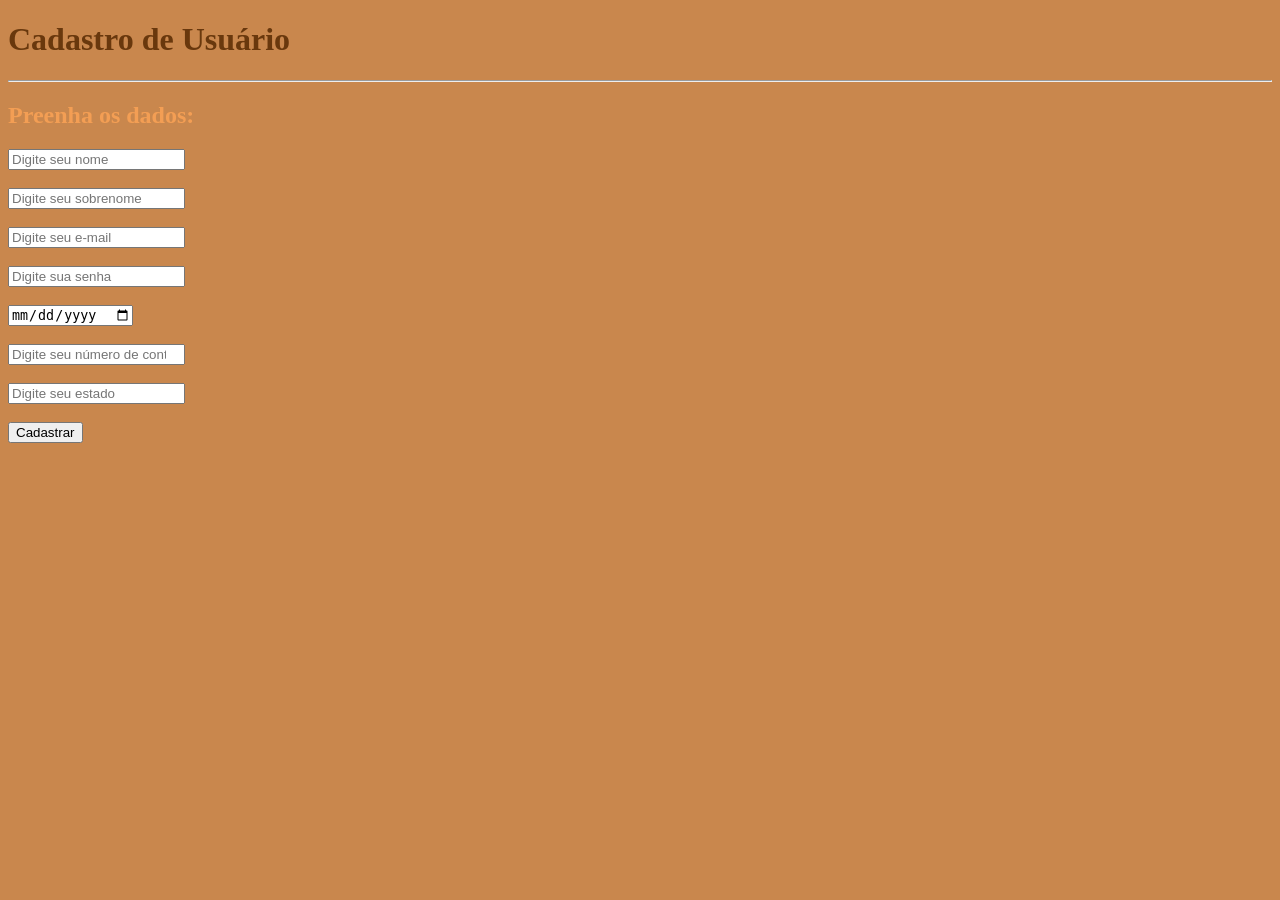
<file: Aula02/index.html>
<!DOCTYPE html>
<html lang="pt-br">
<head>
    <meta charset="UTF-8">
    <meta name="viewport" content="width=device-width, initial-scale=1.0">
    <title>Cadastro</title>
    <link rel="stylesheet" href="CSS/style.css"
<\head>
<body>
    <h1>Cadastro de Usuário</h1>
    <hr>
    <h2>Preenha os dados: </h2>
    <form action="#" method = "post">
    <input type ="text" name = "nome" placeholder = "Digite seu nome"><br><br>  
    <input type = "text" name = "sobrenome"placeholder = "Digite seu sobrenome"><br><br>
    <input type ="email" name = "email" placeholder = "Digite seu e-mail"><br><br>
    <input type = "password" name = "senha" placeholder = "Digite sua senha"><br><br>
    <input type = "date" name="datacadastro" placeholder = "Digite a data de hoje"><br><br>
    <input type = "number" name = "fone" placeholder = "Digite seu número de contato"><br><br>
    <input type = "text" name = "estado" placeholder = "Digite seu estado"> <br><br>
        <input type = "submit" value = "Cadastrar">

    </form>
</body>
</html>
</file>
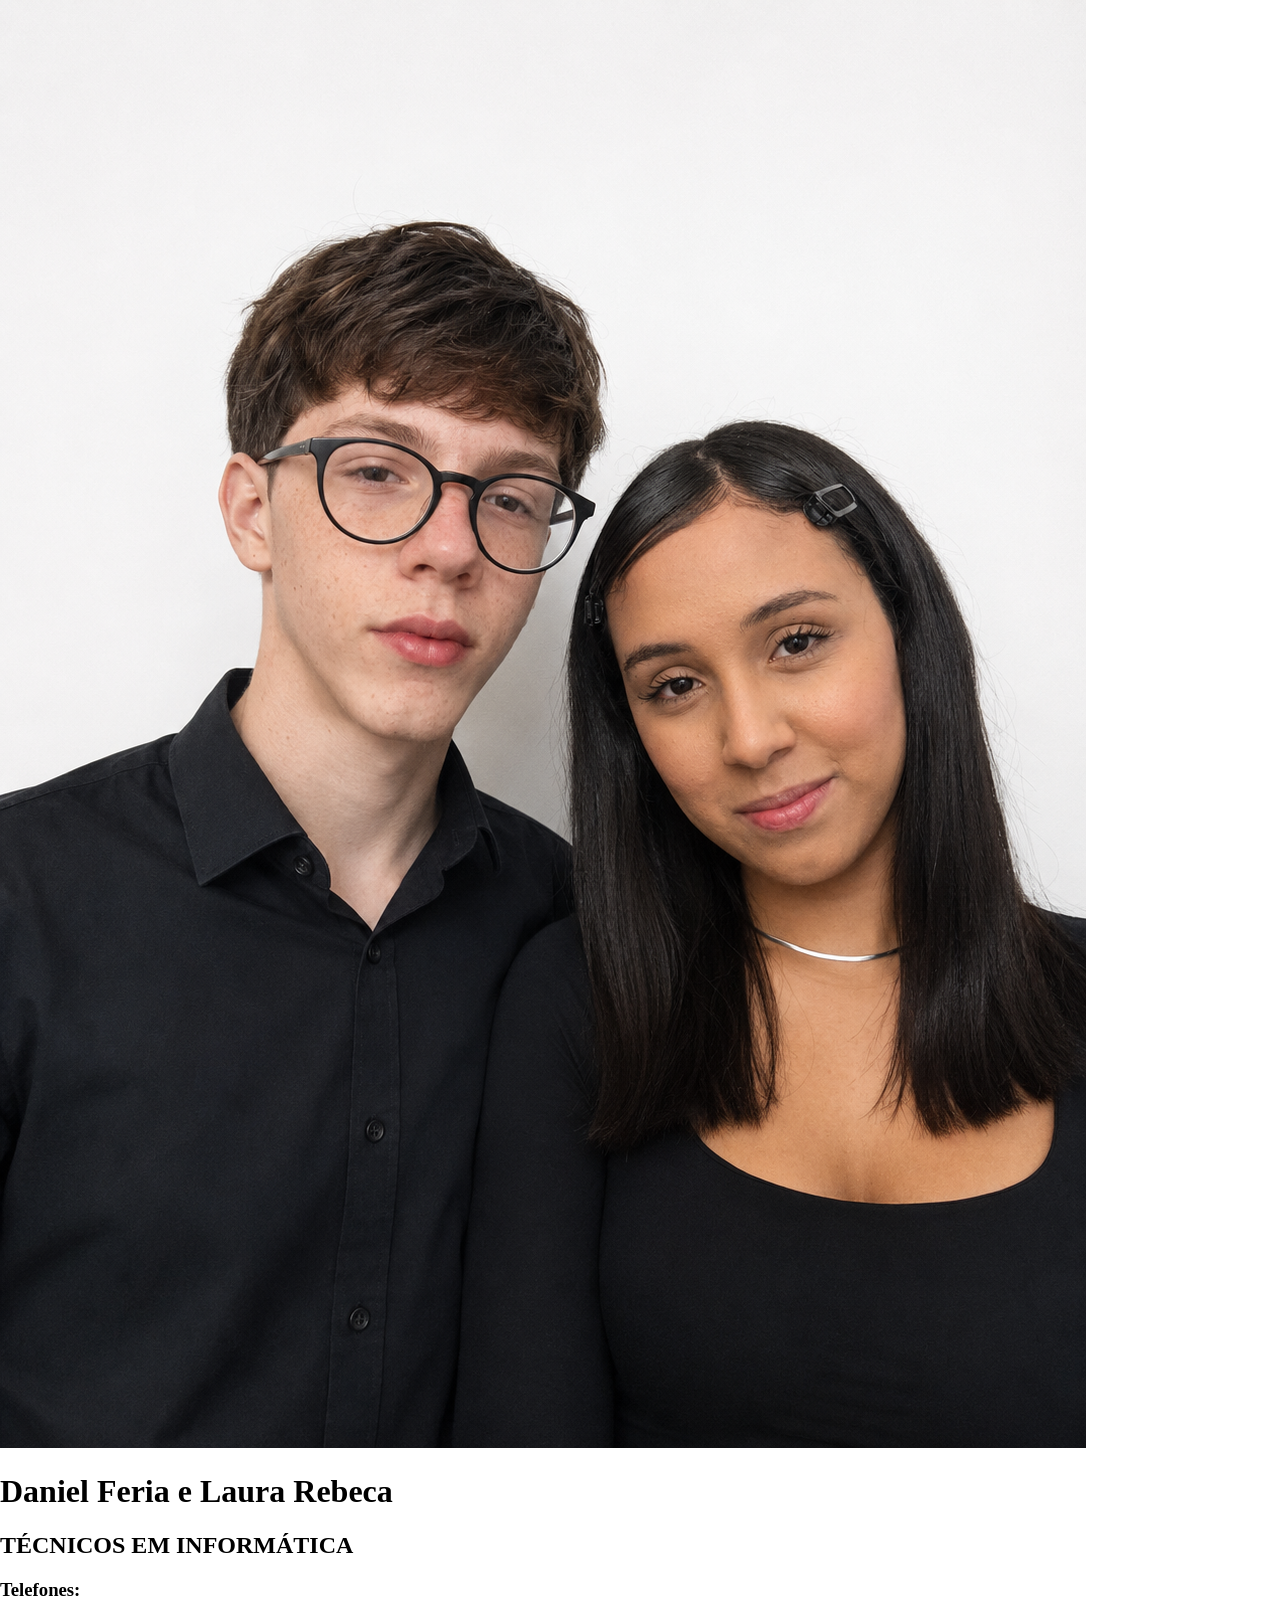
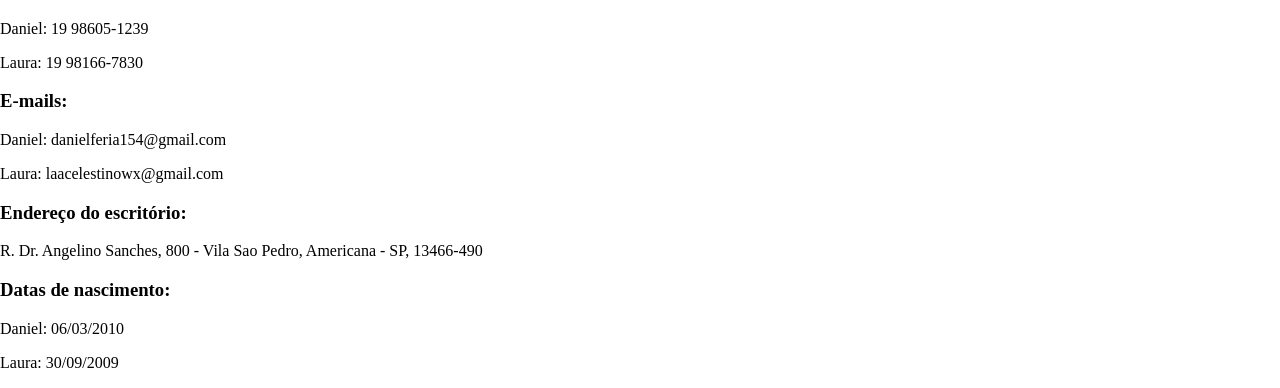
<file: des02au04/index.html>
<!DOCTYPE html>
<html lang="pt-br">
<head>
    <meta charset="UTF-8">
    <meta name="viewport" content="width=device-width, initial-scale=1.0">
    <link rel="stylesheet" href="./css/style.css">
    <title>Currículo</title>
</head>
<body>
    <img src="./img/danilaudoc.png" class="foto-perfil" alt="Foto de perfil de Daniel e Laura">

    <h1>Daniel Feria e Laura Rebeca </h1>
    <h2>TÉCNICOS EM INFORMÁTICA</h2>
    <div class="dados"> </div>
    <h3> Telefones:</h3>
    <p> Daniel: 19 98605-1239</p>
    <p> Laura: 19 98166-7830</p>
    <h3> E-mails:</h3>
    <p> Daniel: danielferia154@gmail.com</p>
    <p> Laura: laacelestinowx@gmail.com</p>
    <h3> Endereço do escritório:</h3>
    <p>  R. Dr. Angelino Sanches, 800 - Vila Sao Pedro, Americana - SP, 13466-490</p>
    <h3>Datas de nascimento:</h3>
    <p> Daniel: 06/03/2010</p>
    <p> Laura: 30/09/2009</p>




</body>
</html>
</file>
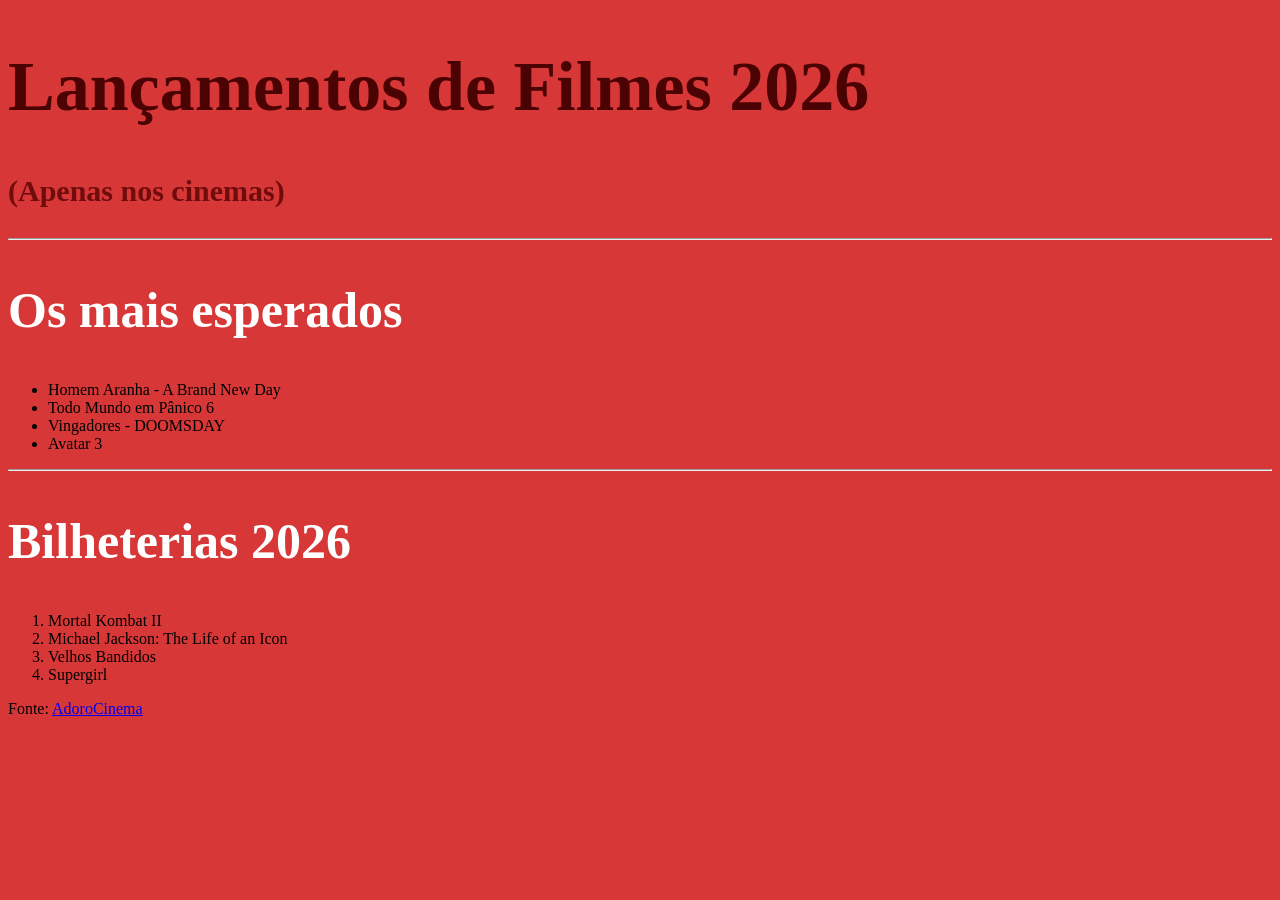
<file: Aula01/Atividade01/index.html>
<!DOCTYPE html>
<html lang="pt-br">
<head>
    <meta charset="UTF-8"> <!-- UTF-8 = padrão de codificação de caracteres -->
    <meta name="viewport" content="width=device-width, initial-scale=1.0">
    <title>Minha Primeira Página: Cinema</title> <!-- title = título da página -->
    <link rel="stylesheet" href="CSS/style.css">
</head>
<body>
<h1>Lançamentos de Filmes 2026</h1>
<h3>(Apenas nos cinemas)</h3>
<hr>
<h2>Os mais esperados</h2>
<ul>    <!-- ul = Espaço no ínicio da frase-->
    <li>Homem Aranha - A Brand New Day</li>
    <li>Todo Mundo em Pânico 6</li>
    <li>Vingadores - DOOMSDAY</li>
    <li>Avatar 3</li>
    <!-- ul = faz a bolinha antes da frase -->
</ul>
<hr> <!-- linha horizontal que divide as sessões-->
<h2>Bilheterias 2026</h2>
<ol> <!-- ol = numeração antes da frase -->
    <li>Mortal Kombat II</li>
    <li>Michael Jackson: The Life of an Icon</li>
    <li>Velhos Bandidos</li>
    <li>Supergirl</li>
</ol>

<p><!-- p = parágrafo -->
    Fonte: <a href="https://www.adorocinema.com/filmes/filmes-mais-aguardados/2026/">AdoroCinema</a></p>
            <!-- a = link -->

</body>
</html>
</file>
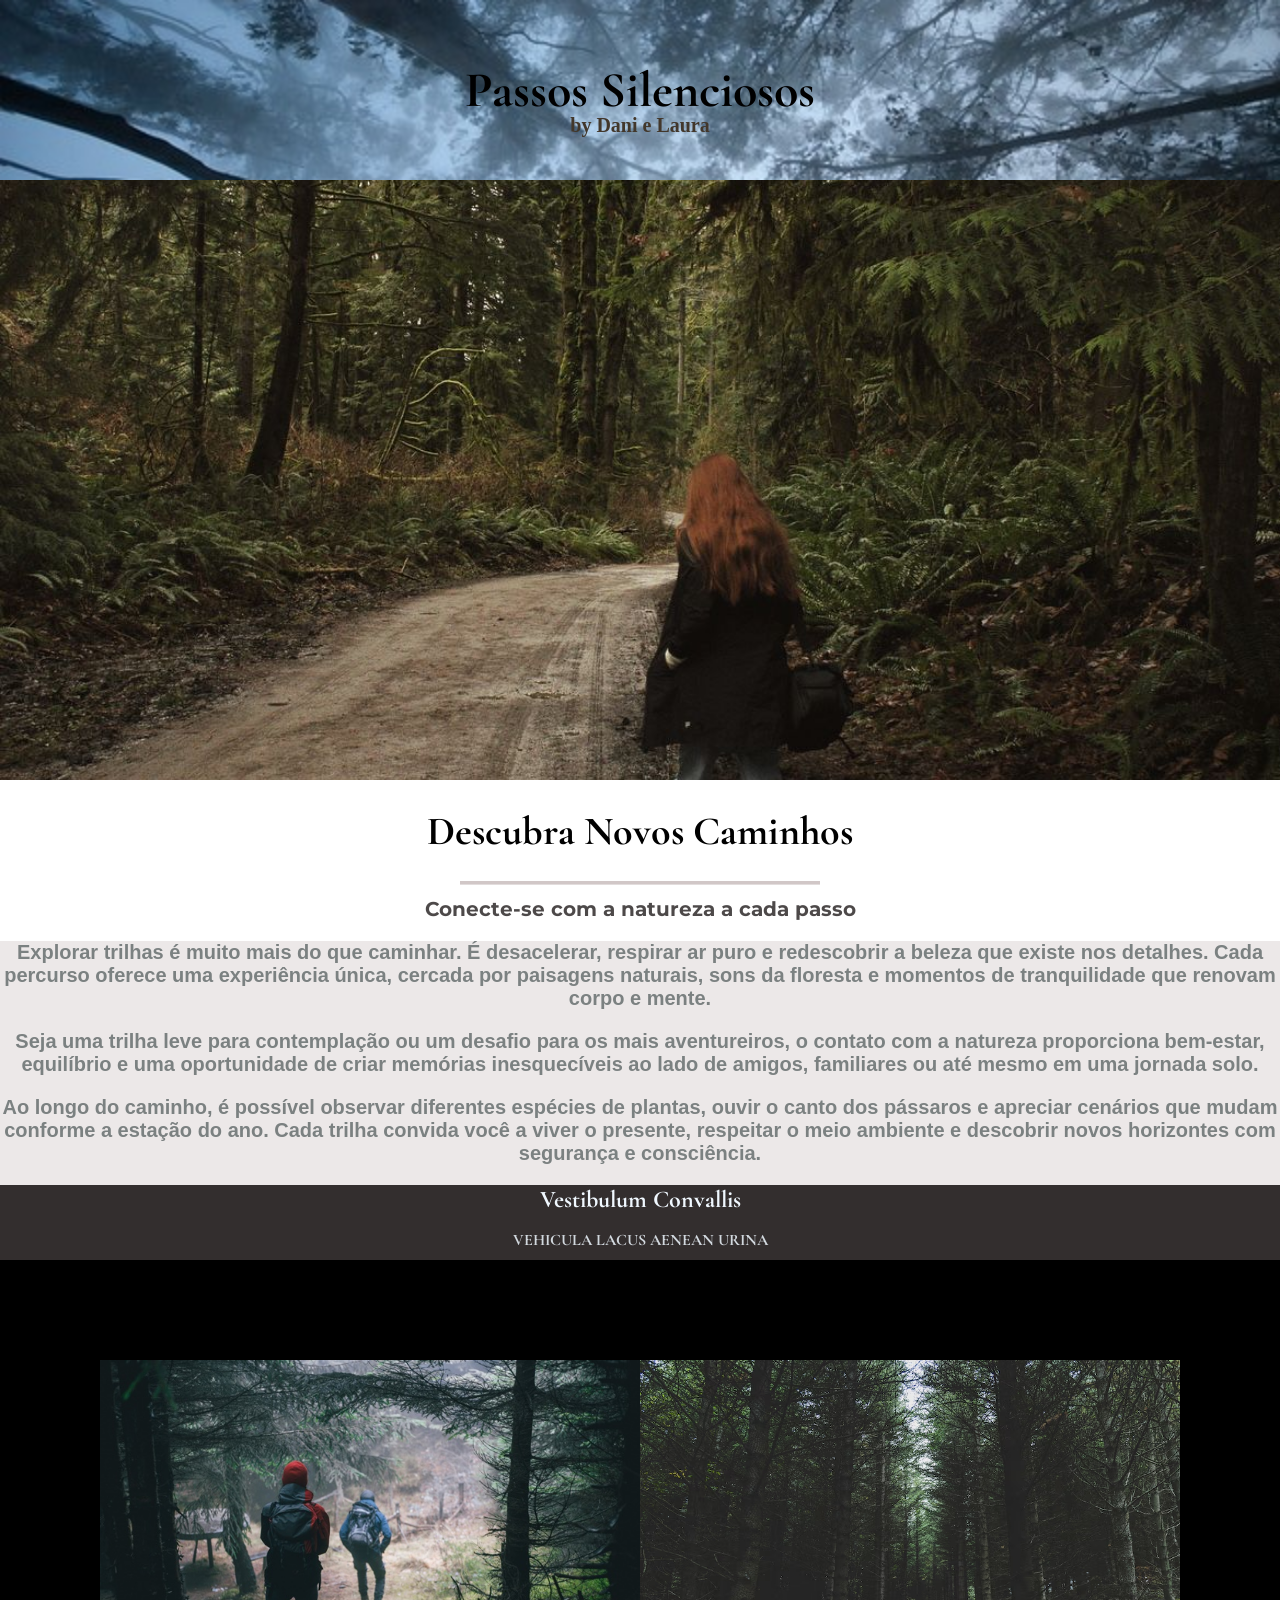
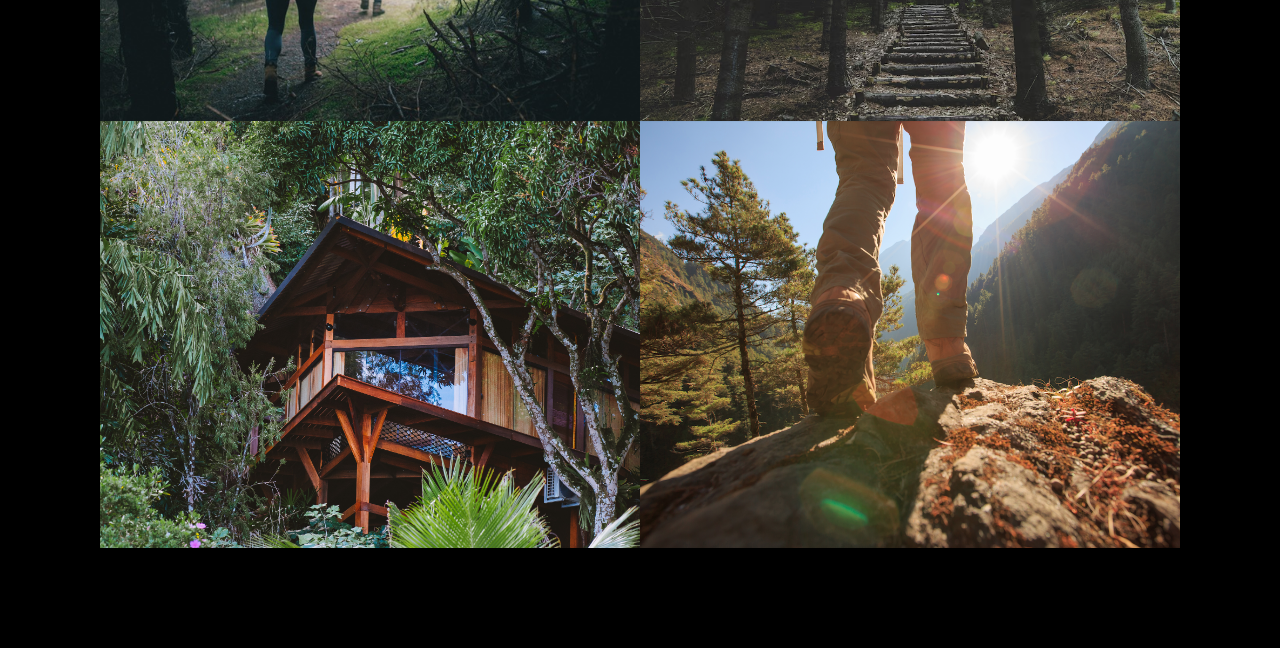
<file: Aula04/des01au04/index.html>
<!DOCTYPE html>
<html lang="PT-br">
<head>
    <meta charset="UTF-8">
    <meta name="viewport" content="width=device-width, initial-scale=1.0">
    <link rel="stylesheet" href="./css/styles.css">
    <link rel="shortcut icon" href="./IMG/trees_7341657.png" type="image/x-icon">
    <title>Trilhas Florestais</title>
</head>
<body>
    <div class="ceudeitado">
        <h1 class="texto"> Passos Silenciosos</h1>
        <h2 class="sub"> by Dani e Laura</h2>
    </div>
    <div class="ruiva"></div>
    <div class = "texto2"> <h1>Descubra Novos Caminhos</h1> 
    </div>
     <div class="lit2"><h1>__________________</h1></div>
     <div class=" subt2"><h1>Conecte-se com a natureza a cada passo</h1></div>
     <div class="textao1"><h1><p></p><p></p>Explorar trilhas é muito mais do que caminhar.
         É desacelerar, respirar ar puro e redescobrir a beleza que existe nos detalhes. 
         Cada percurso oferece uma experiência única, cercada por paisagens naturais, sons da floresta
          e momentos de tranquilidade que renovam corpo e mente.
        <p></p> <p>Seja uma trilha leve para contemplação ou um desafio para os mais aventureiros, 
            o contato com a natureza proporciona bem-estar, equilíbrio e uma oportunidade de criar memórias inesquecíveis
             ao lado de amigos, familiares ou até mesmo em uma jornada solo. </p> 
             <p>Ao longo do caminho, é possível observar diferentes espécies de plantas, 
                ouvir o canto dos pássaros e apreciar cenários que mudam conforme a estação do ano.
                 Cada trilha convida você a viver o presente, respeitar o meio ambiente e descobrir novos horizontes com segurança
                  e consciência. </p></h1>
<div class="container2">
<h1>Vestibulum Convallis</h1>
<h3>VEHICULA LACUS AENEAN URINA</h3>

<div class = "galeria2"> 
    <img src="./img/trilhas.jpg" class="imagens"alt="2 pessoas fazendo trilha entre arvores"> 
    <img src="./img/escadaescura.avif"class="imagens" alt="escada de madeira em meio a floresta">
    <img src="./img/cabana.jpg" class="imagens" alt="cabana de madeira em meio a floresta">
    <img src="./img/botagurl.png" class="imagens" alt="mulher com bota fazendo trilha em montanha com arvores ao fundo">
</div>
</div> 






</body> 
</html>
</file>
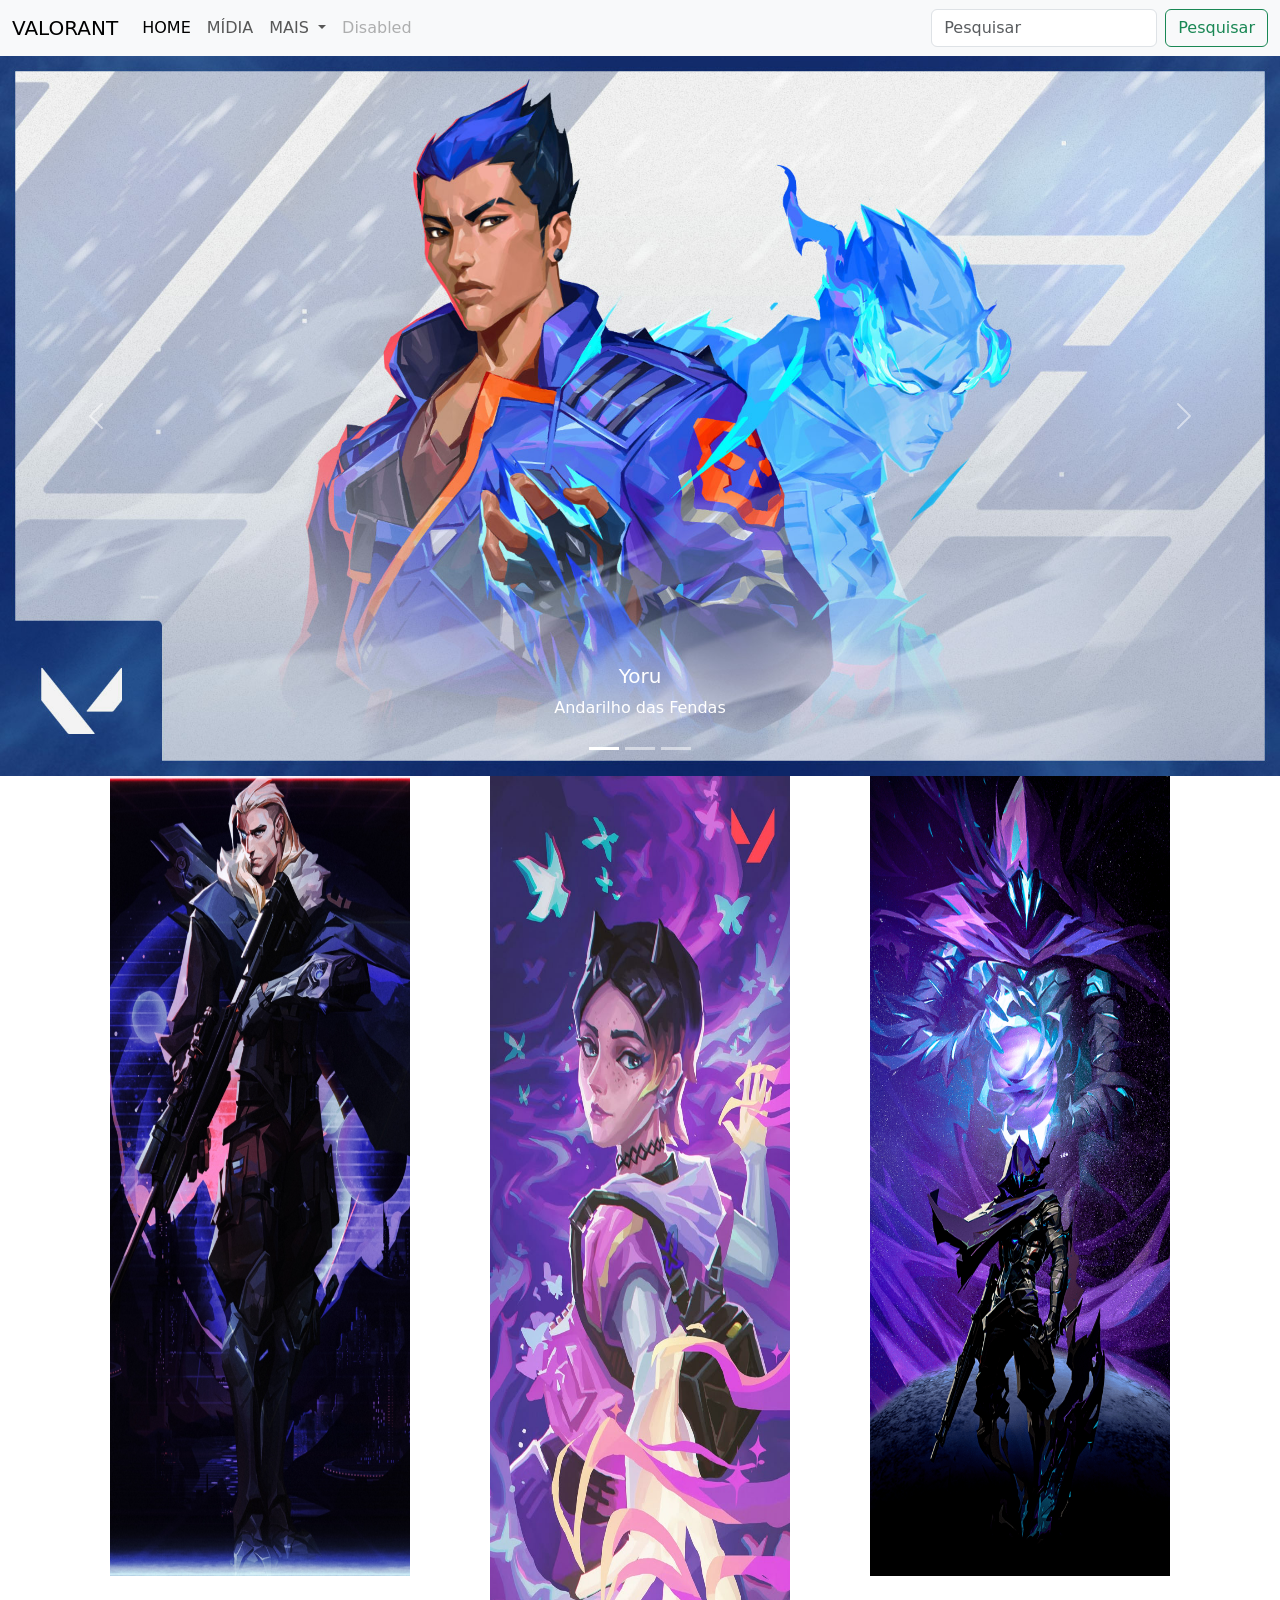
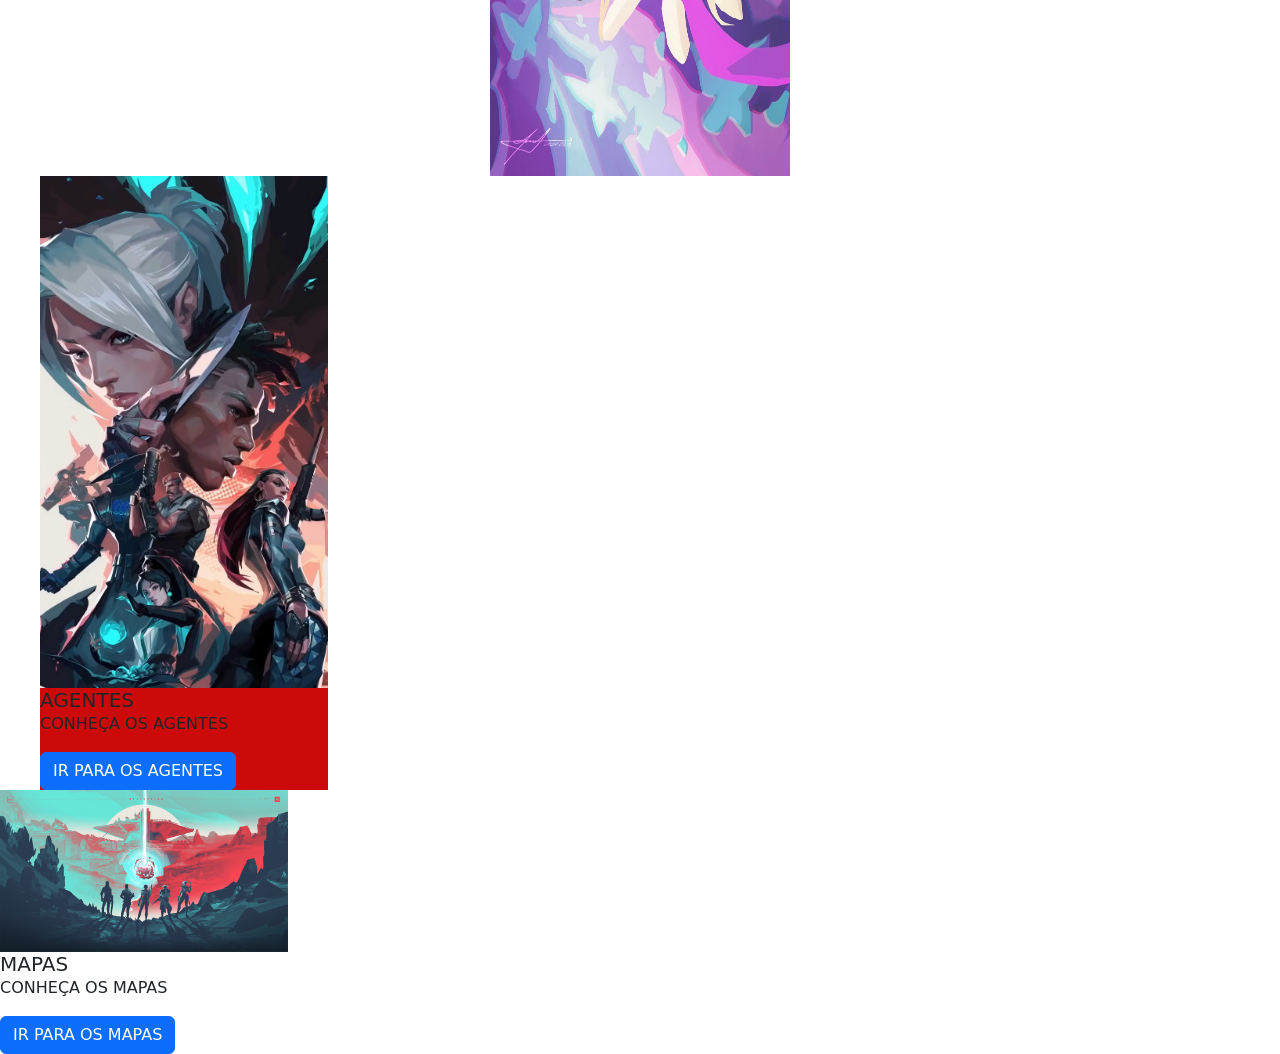
<file: Aula5-30/09/index.html>
<!DOCTYPE html>
<html lang="pt-br">
<head>
    <meta charset="UTF-8">
    <meta name="viewport" content="width=device-width, initial-scale=1.0">
    <title>VALORANT</title>
    <link rel="stylesheet" href="css/style.css">
    <link href="https://cdn.jsdelivr.net/npm/bootstrap@5.3.8/dist/css/bootstrap.min.css" rel="stylesheet" integrity="sha384-sRIl4kxILFvY47J16cr9ZwB07vP4J8+LH7qKQnuqkuIAvNWLzeN8tE5YBujZqJLB" crossorigin="anonymous">

</head>
<body>
  <nav class="navbar navbar-expand-lg bg-body-tertiary">
  <div class="container-fluid">
    <a class="navbar-brand" href="#">VALORANT</a>
    <button class="navbar-toggler" type="button" data-bs-toggle="collapse" data-bs-target="#navbarSupportedContent" aria-controls="navbarSupportedContent" aria-expanded="false" aria-label="Toggle navigation">
      <span class="navbar-toggler-icon"></span>
    </button>
    <div class="collapse navbar-collapse" id="navbarSupportedContent">
      <ul class="navbar-nav me-auto mb-2 mb-lg-0">
        <li class="nav-item">
          <a class="nav-link active" aria-current="page" href="#">HOME</a>
        </li>
        <li class="nav-item">
          <a class="nav-link" href="https://playvalorant.com/pt-br/media/">MÍDIA</a>
        </li>
        <li class="nav-item dropdown">
          <a class="nav-link dropdown-toggle" href="#" role="button" data-bs-toggle="dropdown" aria-expanded="false">
            MAIS
          </a>
          <ul class="dropdown-menu">
            <li><a class="dropdown-item" href="https://playvalorant.com/pt-br/agents/">AGENTES</a></li>
            <li><a class="dropdown-item" href="https://playvalorant.com/pt-br/maps/">MAPAS</a></li>
            <li><hr class="dropdown-divider"></li>
            <li><a class="dropdown-item" href="#">PRIVADO</a></li>
          </ul>
        </li>
        <li class="nav-item">
          <a class="nav-link disabled" aria-disabled="true">Disabled</a>
        </li>
      </ul>
      <form class="d-flex" role="search">
        <input class="form-control me-2" type="search" placeholder="Pesquisar" aria-label="Search"/>
        <button class="btn btn-outline-success" type="submit">Pesquisar</button>
      </form>
    </div>
  </div>
</nav>




<div id="carouselExampleCaptions" class="carousel slide">
  <div class="carousel-indicators">
    <button type="button" data-bs-target="#carouselExampleCaptions" data-bs-slide-to="0" class="active" aria-current="true" aria-label="Slide 1"></button>
    <button type="button" data-bs-target="#carouselExampleCaptions" data-bs-slide-to="1" aria-label="Slide 2"></button>
    <button type="button" data-bs-target="#carouselExampleCaptions" data-bs-slide-to="2" aria-label="Slide 3"></button>
  </div>
  <div class="carousel-inner">
    <div class="carousel-item active">
      <img src="./img/yoru.jpg" class="d-block w-100" alt="Personagem Yoru do jogo Valorant">
      <div class="carousel-caption d-none d-md-block">
        <h5>Yoru</h5>
        <p>Andarilho das Fendas</p>
      </div>
    </div>
    <div class="carousel-item">
      <img src="./img/tejo.jpg" class="d-block w-100" alt="Personagem Tejo do jogo Valorant">
      <div class="carousel-caption d-none d-md-block">
        <h5>Tejo</h5>
        <p>Hermano</p>
      </div>
    </div>
    <div class="carousel-item">
      <img src="./img/fade.jpg" class="d-block w-100" alt="Personagem Fade do jogo Valorant">
      <div class="carousel-caption d-none d-md-block">
        <h5>Fade</h5>
        <p>Vidente dos Sonhos</p>
      </div>
    </div>
  </div>
  <button class="carousel-control-prev" type="button" data-bs-target="#carouselExampleCaptions" data-bs-slide="prev">
    <span class="carousel-control-prev-icon" aria-hidden="true"></span>
    <span class="visually-hidden">Previous</span>
  </button>
  <button class="carousel-control-next" type="button" data-bs-target="#carouselExampleCaptions" data-bs-slide="next">
    <span class="carousel-control-next-icon" aria-hidden="true"></span>
    <span class="visually-hidden">Next</span>
  </button>
</div>


    <div class="container text-center">
  <div class="row">
    <div class="col">
      <img src="img/sova.jpg" alt="Personagem Sova do jogo Valorant" width="300" height="800">
    </div>
    <div class="col">
      <img src="img/clove.jpg" alt="Personagem Clove do jogo Valorant" width="300" height="1000">
    </div>
    <div class="col">
      <img src="img/Omen.png" alt="Personagem Omen do jogo Valorant" width="300" height="800">
    </div>
  </div>
</div>

<div class="agente" style="width: 18rem;">
  <img src="img/card.jpg" class="card-img-top" alt="Imagem de um card do jogo Valorant">
  <div class="card-body">
    <h5 class="card-title">AGENTES</h5>
    <p class="card-text">CONHEÇA OS AGENTES</p>
    <a href="https://playvalorant.com/pt-br/agents/" class="btn btn-primary">IR PARA OS AGENTES</a>
  </div>
</div>

<div class="mapa" style="width: 18rem;">
  <img src="./img/fracture.jpg" class="card-img-top" alt="Imagem do mapa Fracture do jogo Valorant">
  <div class="card-body">
    <h5 class="card-title">MAPAS</h5>
    <p class="card-text">CONHEÇA OS MAPAS</p>
    <a href="https://playvalorant.com/pt-br/maps/" class="btn btn-primary">IR PARA OS MAPAS</a>
  </div>
</div>


<script src="https://cdn.jsdelivr.net/npm/bootstrap@5.3.8/dist/js/bootstrap.bundle.min.js" integrity="sha384-FKyoEForCGlyvwx9Hj09JcYn3nv7wiPVlz7YYwJrWVcXK/BmnVDxM+D2scQbITxI" crossorigin="anonymous"></script>
</body>
</html>
</file>
<file: Aula02/CSS/style.css>
body
{
    background-color:rgb(201, 135, 77);
    h1
    {
        color: rgb(105, 56, 13);
    }
    h2
    {
        color: rgb(243, 158, 84);
    }
}
</file>
<file: des02au04/css/style.css>
body{margin: 0;}
.fundoazul {
    background-image:url("../img/fundoazul.jpg");
    height: 20px;
    width: 100%;}
</file>
<file: Aula01/Atividade01/CSS/style.css>
body
 {
    background-color:rgb(216, 55, 55)}
    h1
    {
        color:rgb(75, 2, 2);
        font-size:70px
    }
    h2
    {
        color:rgb(255, 255, 255);
        font-size:50px
    }
    h3
    {color:rgb(112, 12, 12);
        font-size:30px
    }
</file>
<file: Aula04/des01au04/css/styles.css>
@import url('https://fonts.googleapis.com/css2?family=Cormorant+Garamond:wght@700&family=Montserrat:wght@300;500&display=swap'); 
@import url('https://fonts.googleapis.com/css2?family=Source+Serif+4:ital,opsz,wght@0,8..60,200..900;1,8..60,200..900&display=swap');

body { 
    margin: 0;
}
.ceudeitado { 

    background-image: url('../img/ceudeitado_edited.jpg');
    height:180px;
    width: 100%;
    background-size: cover;
    align-content:center;
    background-position:center;
}
.texto {
    color: rgb(0, 0, 0);
    text-align:center;
    font-size:50px;
   font-family:"Cormorant Garamond", serif;
}
.sub  
{
    color: rgb(66, 55, 43);
    text-align:center;
    font-size: 20px;
    font-family: "Montenegrin Gothic One", serif;
    margin-top: -40px;
}

.ruiva{
    background-image:url("../img/ruivafloresta.jpg");
    background-size: cover;
    background-position: center;
    height: 600px;
    width: 100%;
}
.texto2 {
    color: rgb(0, 0, 0);
    text-align:center;
    font-size: 20px;
    font-family:"Cormorant Garamond", serif;
    background-color: rgb(255, 255, 255);
}
.lit2{
    color: rgb(209, 199, 199);
    text-align:center;
    font-size: 20px;
    font-family:"Montserrat", sans-serif;
    margin-top: -40px;
    background-color: rgb(255, 255, 255);
}
.subt2{
    color: rgb(77, 73, 73);
    text-align:center;
    font-size: 10px;
    font-family:"Montserrat", sans-serif;
    margin-top: -20px;
    background-color: rgb(255, 255, 255);
}
.textao1{
    color:rgb(123, 129, 129);
    text-align:center;
    font-size: 10px;
   font-family:'Trebuchet MS', 'Lucida Sans Unicode', 'Lucida Grande', 'Lucida Sans', Arial, sans-serif;
    margin-top: 0px;
    background-color: rgb(236, 232, 232);
}
.container {
    display: flex;
    justify-content: center;
    align-items: center;
    height: 100vh;
    background-color: rgb(0, 0, 0);
}
 

.container2 {

    height: 50vh;
    background-color: rgb(51, 46, 46);
    text-align: center;
    h1 {
         font-family:"Cormorant Garamond", serif;
        font-size: 24px;
        margin-bottom: 10px;
        color:aliceblue
    }
    h3{
                 font-family:"Cormorant Garamond", serif;
        font-size: 16px;
        margin-bottom: 10px;
        color:rgba(240, 248, 255, 0.849)
    }
}

.galeria2 {
    display:grid;
    grid-template-columns: repeat(2, 1fr);
    justify-content:center;
    align-items:center;
    background-color: rgb(0, 0, 0);
    padding : 100px;
}

.galeria2 img {
    width: 100%;
    height: 100%;
    object-fit: cover;
}
</file>
<file: Aula5-30/09/css/style.css>
*{
    margin: 0;
    padding: 0;
    box-sizing: border-box;
}

.agente{
    background-color: #cc0a0a;
    margin-left: 40px;
}
</file>
